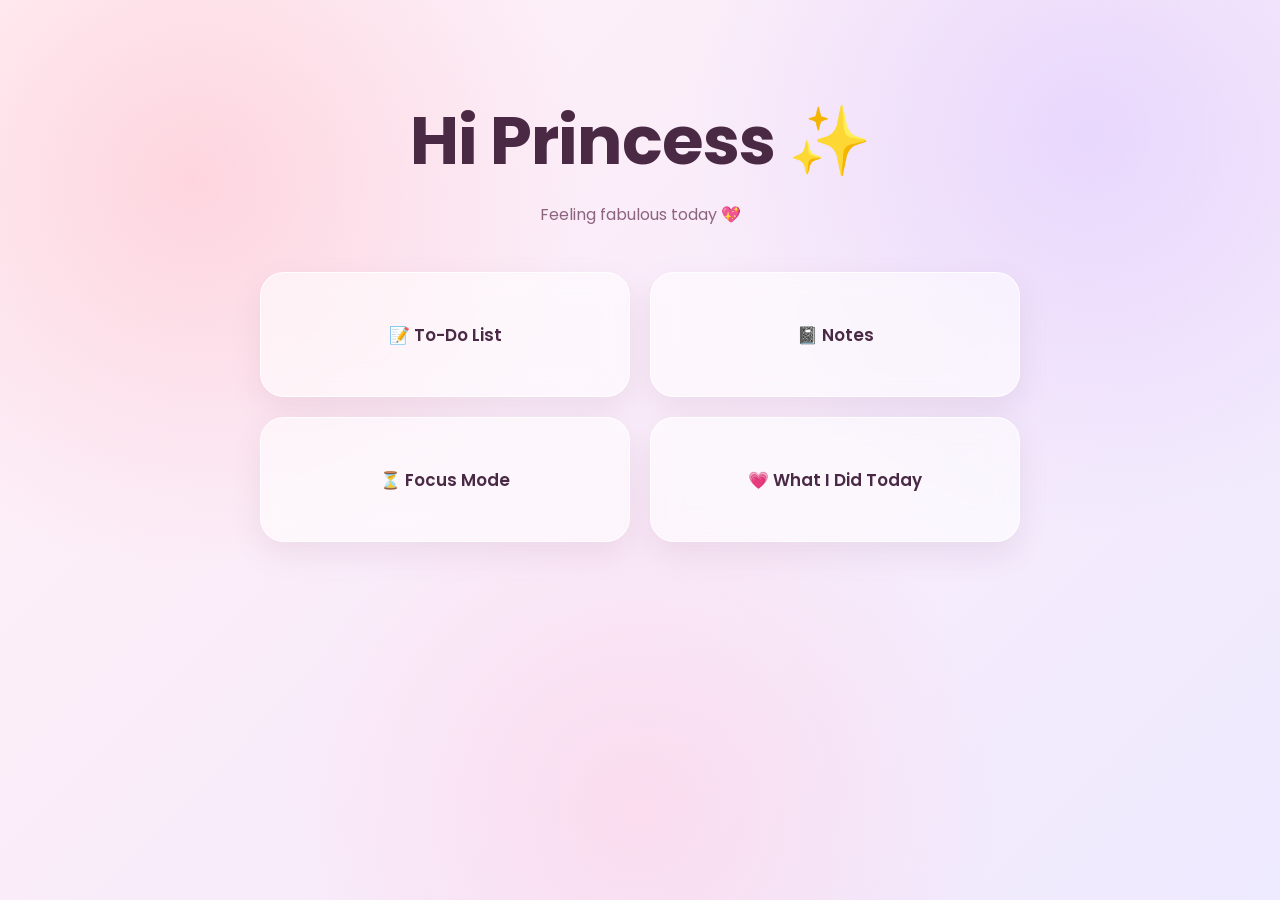
<file: index.html>
<!DOCTYPE html>
<html lang="en">
<head>
  <meta charset="UTF-8">
  <meta name="viewport" content="width=device-width, initial-scale=1.0">
  <title>Hi Princess ✨</title>
  <link rel="stylesheet" href="style.css">
  <link href="https://fonts.googleapis.com/css2?family=Comic+Neue&family=Poppins&display=swap" rel="stylesheet">
</head>

<body class="home-page">
  <div class="greeting" id="welcomeText">Hi Princess ✨</div>
  <div class="aesthetic" id="aestheticText">Feeling fabulous today 💖</div>
  <div class="section-buttons">
    <button onclick="goTo('Sections/todo.html')">📝 To-Do List</button>
    <button onclick="goTo('Sections/notes.html')">📓 Notes</button>
    <button onclick="goTo('Sections/focus.html')">⏳ Focus Mode</button>
    <button onclick="goTo('Sections/today.html')">💗 What I Did Today</button>
  </div>

  <script>
    function goTo(page) {
      window.location.href = page;
    }
  </script>

</body>

</html>
</file>
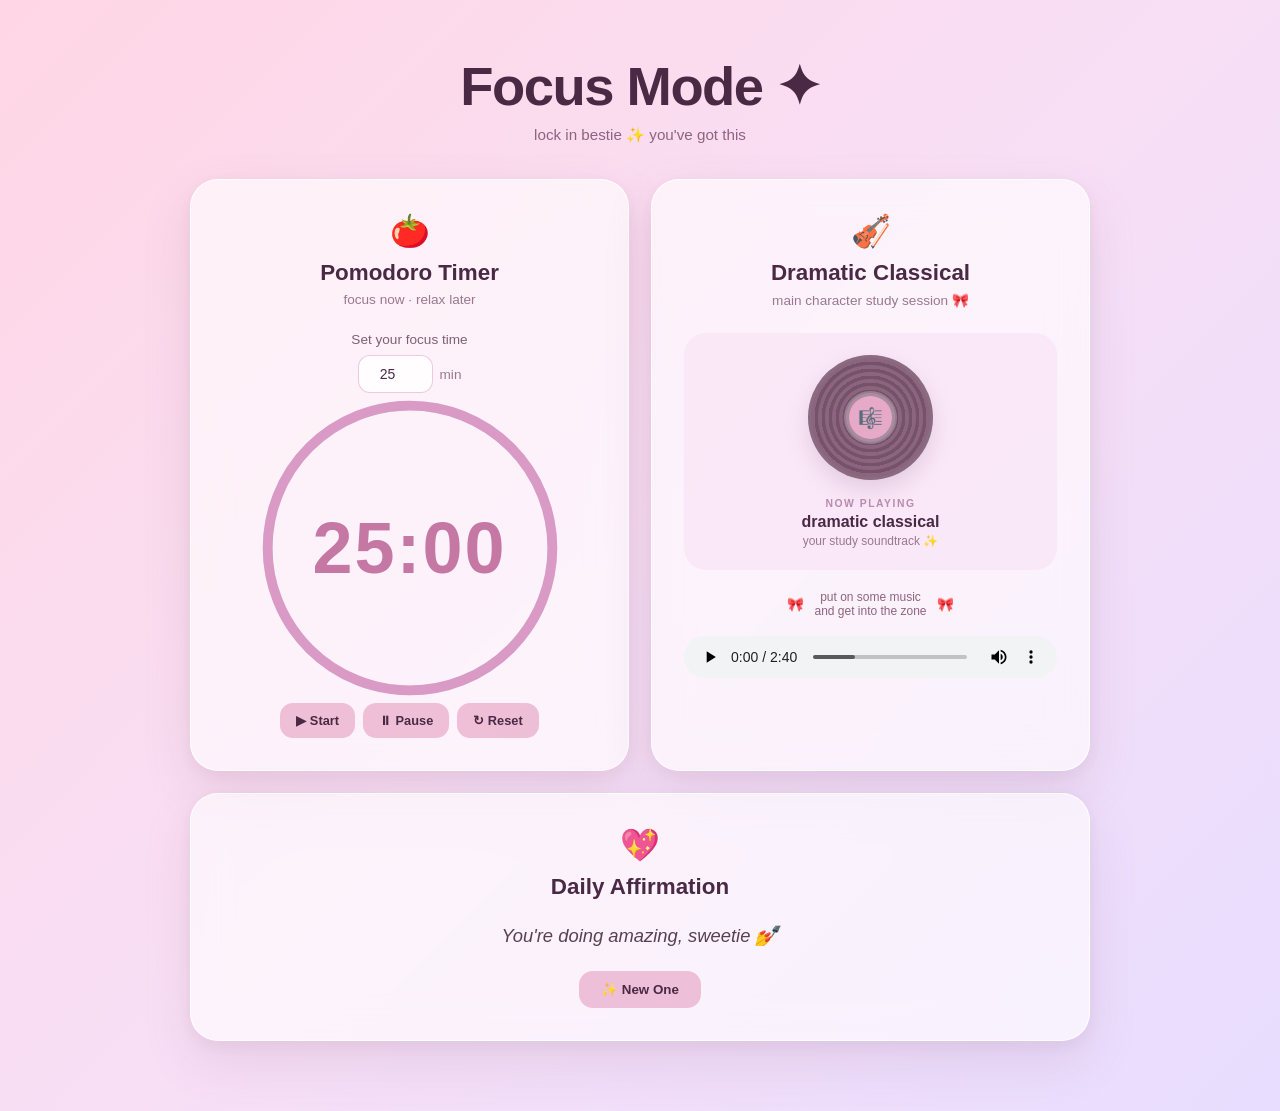
<file: Sections/focus.html>
<!DOCTYPE html>
<html lang="en">

<head>
  <meta charset="UTF-8">
  <meta name="viewport" content="width=device-width, initial-scale=1.0">

  <title>Focus</title>

  <link rel="stylesheet" href="../style.css">
</head>

<body class="focus-page">

  <h1 class="focus-heading">Focus Mode ✦</h1>

  <p class="focus-subtitle">
    lock in bestie ✨ you've got this
  </p>


  <div class="focus-row">

    <!-- 🍅 POMODORO TIMER -->

    <div class="focus-box pomodoro-box" id="pomodoro">

      <div class="box-icon">🍅</div>

      <h2>Pomodoro Timer</h2>

      <p class="box-subtitle">
        focus now · relax later
      </p>

      <label for="customTime">
        Set your focus time
      </label>

      <div class="time-input">

        <input
          type="number"
          id="customTime"
          min="1"
          max="120"
          value="25"
        >

        <span>min</span>

      </div>


      <!-- TIMER PROGRESS RING -->

      <div class="timer-ring">

        <svg viewBox="0 0 220 220">

          <circle
            class="timer-ring-bg"
            cx="110"
            cy="110"
            r="116"
          ></circle>

          <circle
            class="timer-ring-progress"
            id="timerProgress"
            cx="110"
            cy="110"
            r="116"
          ></circle>

        </svg>


        <div class="timer-display">

          <span id="minutes">25</span>:<span id="seconds">00</span>

        </div>

      </div>


      <!-- TIMER CONTROLS -->

      <div class="timer-controls">

        <button onclick="startPomodoro()">
          ▶ Start
        </button>

        <button onclick="pausePomodoro()">
          ⏸ Pause
        </button>

        <button onclick="resetPomodoro()">
          ↻ Reset
        </button>

      </div>

    </div>



    <!-- 🎻 VIBE MUSIC -->

    <div class="focus-box music-box" id="vibe-music">

      <div class="box-icon">🎻</div>

      <h2>Dramatic Classical</h2>

      <p class="box-subtitle">
        main character study session 🎀
      </p>


      <!-- MUSIC PLAYER -->

      <div class="music-player">

        <div class="vinyl">

          <div class="vinyl-center">
            🎼
          </div>

        </div>


        <div class="now-playing">

          <span>NOW PLAYING</span>

          <strong>
            dramatic classical
          </strong>

          <p>
            your study soundtrack ✨
          </p>

        </div>

      </div>


      <!-- MUSIC MESSAGE -->

      <div class="music-message">

        <span>🎀</span>

        <p>
          put on some music<br>
          and get into the zone
        </p>

        <span>🎀</span>

      </div>


      <!-- AUDIO -->

      <audio controls loop>

        <source
          src="../assets/dramatic-classical.mp3"
          type="audio/mp3"
        >

        Your browser does not support the audio element.

      </audio>

    </div>

  </div>



  <!-- 💖 AFFIRMATION -->

  <div class="focus-box center-box" id="affirmation">

    <div class="box-icon">
      💖
    </div>

    <h2>
      Daily Affirmation
    </h2>

    <p id="affirmationText">
      You're doing amazing, sweetie 💅
    </p>

    <button onclick="newAffirmation()">
      ✨ New One
    </button>

  </div>


  <script src="../script.js"></script>

</body>

</html>
</file>
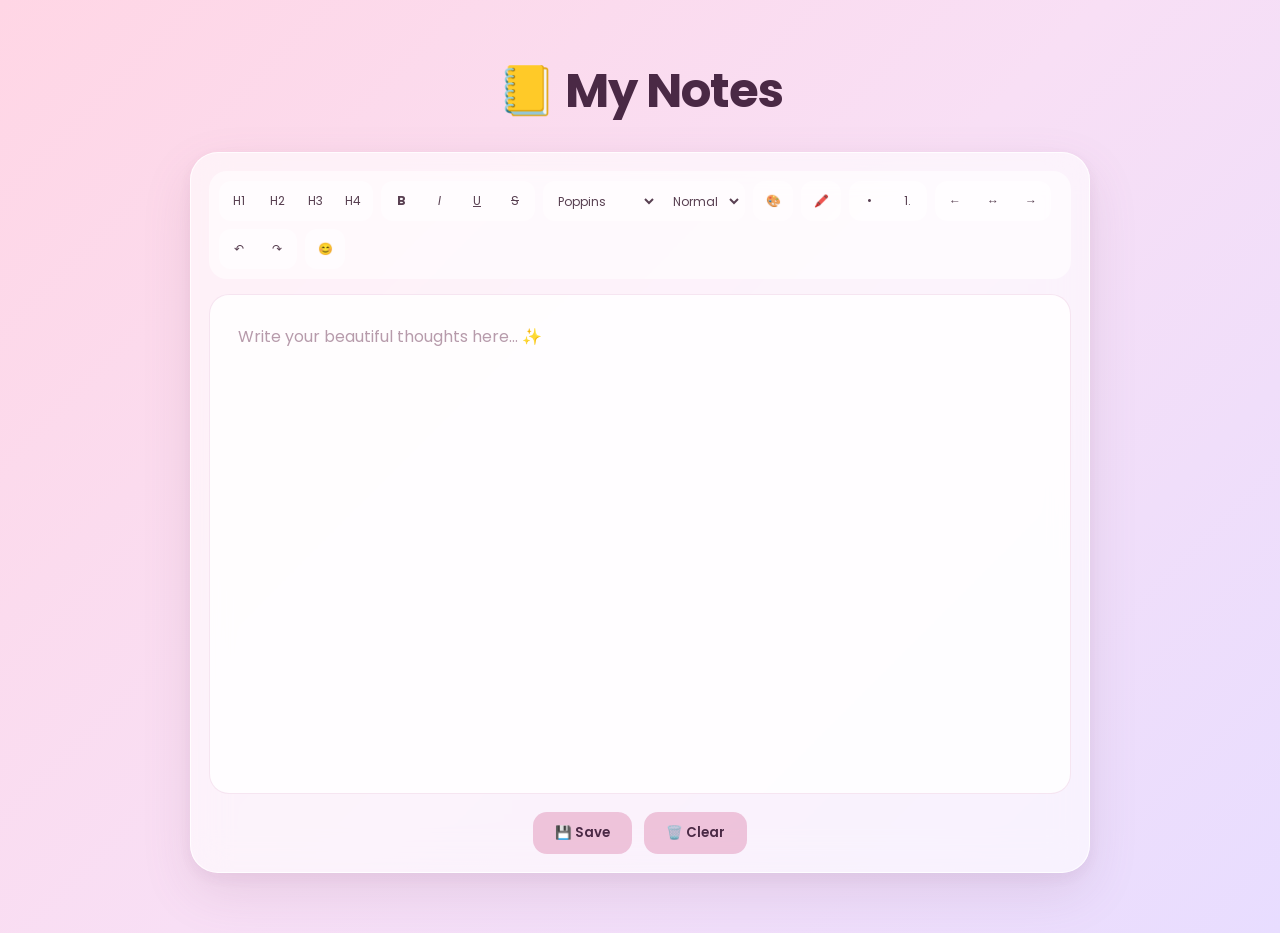
<file: Sections/notes.html>
<!DOCTYPE html>
<html lang="en">

<head>
  <meta charset="UTF-8" />
  <meta name="viewport" content="width=device-width, initial-scale=1.0" />
  <title>Notes</title>
  <link rel="stylesheet" href="../style.css">
  <link href="https://fonts.googleapis.com/css2?family=Comic+Neue&family=Poppins&family=Playfair+Display&family=Quicksand&display=swap" rel="stylesheet">
</head>

<body class="notes-page">
  <h1 class="notes-heading">📒 My Notes</h1>
  <div class="notes-editor">
    <!-- TOOLBAR -->
    <div class="notes-toolbar">

      <!-- Headings -->
      <div class="toolbar-group">
        <button onclick="formatText('formatBlock', 'H1')">H1</button>
        <button onclick="formatText('formatBlock', 'H2')">H2</button>
        <button onclick="formatText('formatBlock', 'H3')">H3</button>
        <button onclick="formatText('formatBlock', 'H4')">H4</button>
      </div>

      <!-- Formatting -->
      <div class="toolbar-group">
        <button onclick="formatText('bold')"><b>B</b></button>
        <button onclick="formatText('italic')"><i>I</i></button>
        <button onclick="formatText('underline')"><u>U</u></button>
        <button onclick="formatText('strikeThrough')"><s>S</s></button>
      </div>

      <!-- Font -->
      <div class="toolbar-group">
        <select onchange="formatText('fontName', this.value)">
          <option value="Poppins">Poppins</option>
          <option value="Quicksand">Quicksand</option>
          <option value="Comic Neue">Comic Neue</option>
          <option value="Georgia">Georgia</option>
        </select>

        <select onchange="formatText('fontSize', this.value)">
          <option value="2">Small</option>
          <option value="3" selected>Normal</option>
          <option value="4">Large</option>
          <option value="5">Huge</option>
        </select>
      </div>

      <!-- Text Color -->
      <div class="toolbar-group color-picker">
        <button class="tool-button">🎨</button>
        <div class="color-palette">
          <button style="background:#4a2945" onclick="changeColor('#4a2945')"></button>
          <button style="background:#e7a9c8" onclick="changeColor('#e7a9c8')"></button>
          <button style="background:#d96b9a" onclick="changeColor('#d96b9a')"></button>
          <button style="background:#8d547f" onclick="changeColor('#8d547f')"></button>

          <button style="background:#a995d6" onclick="changeColor('#a995d6')"></button>
          <button style="background:#8fb9d4" onclick="changeColor('#8fb9d4')"></button>
          <button style="background:#8fb8a5" onclick="changeColor('#8fb8a5')"></button>
          <button style="background:#b98b72" onclick="changeColor('#b98b72')"></button>
        </div>
      </div>

      <!-- Highlight -->
      <div class="toolbar-group">
        <button onclick="highlightText('#ffd9e8')">🖍️</button>
      </div>

      <!-- Lists -->
      <div class="toolbar-group">
        <button onclick="formatText('insertUnorderedList')">•</button>
        <button onclick="formatText('insertOrderedList')">1.</button>
      </div>

      <!-- Alignment -->
      <div class="toolbar-group">
        <button onclick="formatText('justifyLeft')">←</button>
        <button onclick="formatText('justifyCenter')">↔</button>
        <button onclick="formatText('justifyRight')">→</button>
      </div>

      <!-- Undo / Redo -->
      <div class="toolbar-group">
        <button onclick="formatText('undo')">↶</button>
        <button onclick="formatText('redo')">↷</button>
      </div>

      <!-- Emoji -->
      <div class="toolbar-group emoji-picker">
        <button class="tool-button">😊</button>
        <div class="emoji-palette">
          <button onclick="insertEmoji('💗')">💗</button>
          <button onclick="insertEmoji('✨')">✨</button>
          <button onclick="insertEmoji('♡')">♡</button>
          <button onclick="insertEmoji('🌸')">🌸</button>
          <button onclick="insertEmoji('🦋')">🦋</button>
          <button onclick="insertEmoji('🎀')">🎀</button>
          <button onclick="insertEmoji('☁️')">☁️</button>
          <button onclick="insertEmoji('🌙')">🌙</button>
          <button onclick="insertEmoji('⭐')">⭐</button>
          <button onclick="insertEmoji('📝')">📝</button>
          <button onclick="insertEmoji('☕')">☕</button>
          <button onclick="insertEmoji('🧸')">🧸</button>
          <button onclick="insertEmoji('😭')">😭</button>
          <button onclick="insertEmoji('😂')">😂</button>
          <button onclick="insertEmoji('🤍')">🤍</button>
        </div>
      </div>
    </div>

    <!-- WRITING AREA -->
    <div
      id="notesArea"
      contenteditable="true"
      data-placeholder="Write your beautiful thoughts here... ✨"
    ></div>

    <!-- BUTTONS -->
    <div class="button-area">
      <button onclick="saveNotes()">💾 Save</button>
      <button onclick="clearNotes()">🗑️ Clear</button>
    </div>
  </div>

  <script src="../script.js"></script>

</body>
</html>
</file>
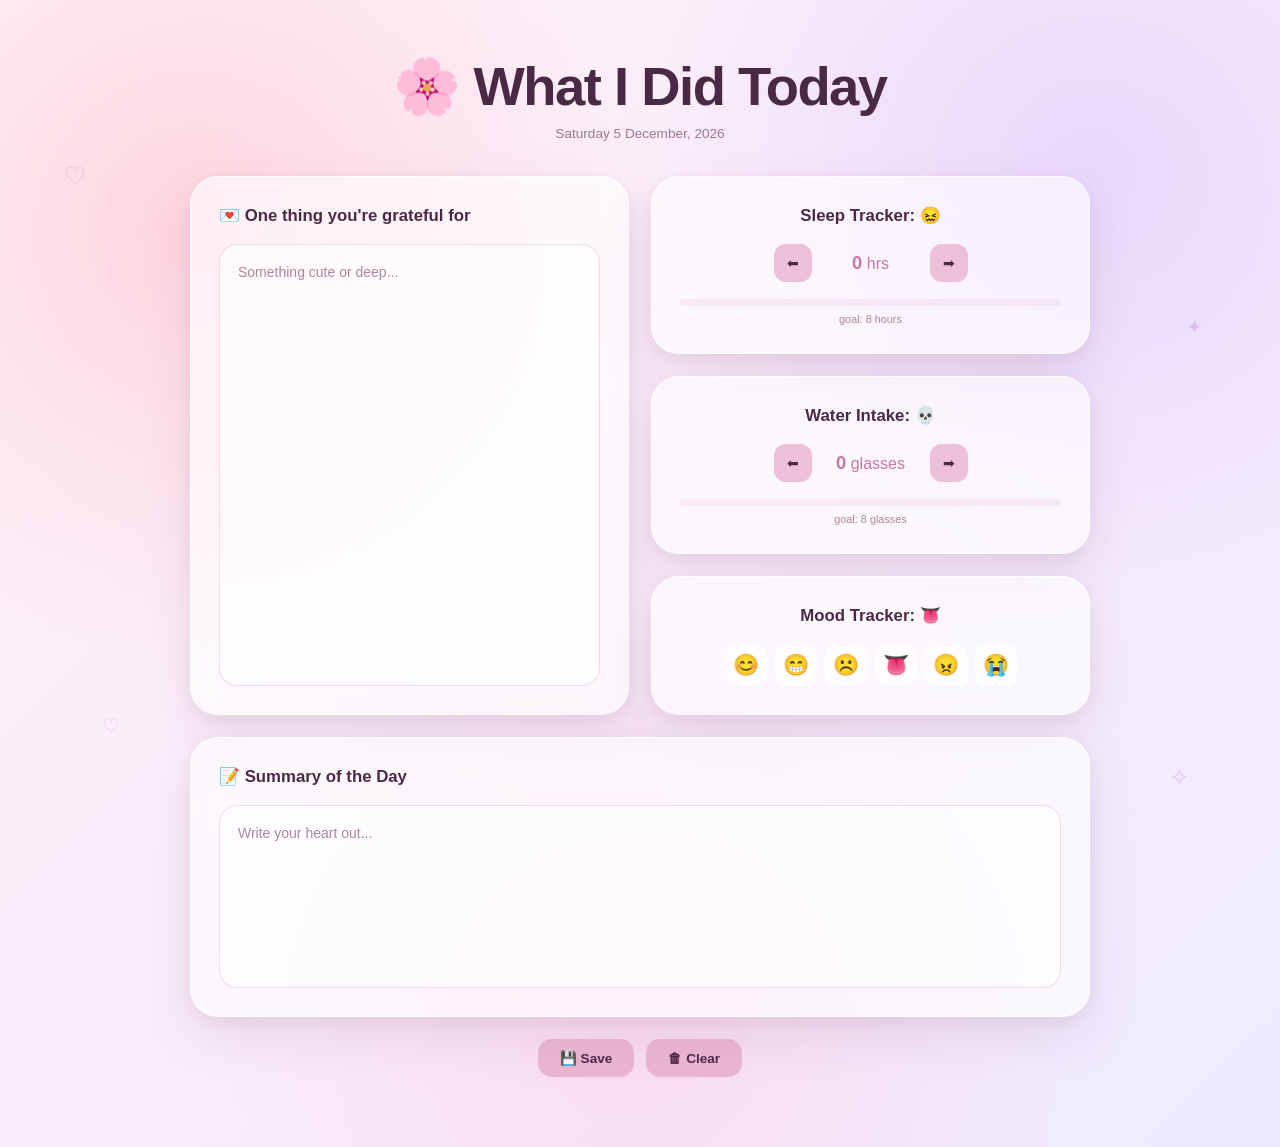
<file: Sections/today.html>
<!DOCTYPE html>
<html lang="en">

<head>
  <meta charset="UTF-8" />
  <meta name="viewport" content="width=device-width, initial-scale=1.0" />

  <title>Today</title>

  <link rel="stylesheet" href="../style.css" />
  <script src="../script.js" defer></script>
</head>

<body class="today-page">

  <!-- ✨ FLOATING DECORATIONS -->

  <div class="floating-decoration decoration-1">♡</div>
  <div class="floating-decoration decoration-2">✦</div>
  <div class="floating-decoration decoration-3">♡</div>
  <div class="floating-decoration decoration-4">✧</div>


  <!-- 🌸 PAGE TITLE -->

  <h1 class="page-title">
    🌸 What I Did Today
  </h1>

  <p class="today-date" id="todayDate"></p>


  <!-- 💖 MAIN LAYOUT -->

  <div class="layout">

    <!-- 💌 GRATITUDE -->

    <div class="column left">

      <div class="card gratitude-box">

        <h3>💌 One thing you're grateful for</h3>

        <textarea
          id="gratitudeInput"
          placeholder="Something cute or deep..."
        ></textarea>

      </div>

    </div>


    <!-- 📊 TRACKERS -->

    <div class="column right">

      <!-- 😴 SLEEP -->

      <div class="card tracker-box">

        <h3>
          Sleep Tracker:
          <span id="sleepEmoji">😖</span>
        </h3>

        <div class="tracker-control">

          <button onclick="changeSleep(-1)">⬅</button>

          <span>
            <strong id="sleepValue">0</strong> hrs
          </span>

          <button onclick="changeSleep(1)">➡</button>

        </div>

        <div class="progress-container">

          <div
            class="progress-bar sleep-progress"
            id="sleepProgress"
          ></div>

        </div>

        <p class="tracker-hint">
          goal: 8 hours
        </p>

      </div>


      <!-- 💧 WATER -->

      <div class="card tracker-box">

        <h3>
          Water Intake:
          <span id="waterEmoji">💀</span>
        </h3>

        <div class="tracker-control">

          <button onclick="changeWater(-1)">⬅</button>

          <span>
            <strong id="waterValue">0</strong> glasses
          </span>

          <button onclick="changeWater(1)">➡</button>

        </div>

        <div class="progress-container">

          <div
            class="progress-bar water-progress"
            id="waterProgress"
          ></div>

        </div>

        <p class="tracker-hint">
          goal: 8 glasses
        </p>

      </div>


      <!-- 🌸 MOOD -->

      <div class="card mood-box">

        <h3>
          Mood Tracker:
          <span id="selectedMood">👅</span>
        </h3>

        <div class="mood-options">

          <button onclick="selectMood('😊', this)">😊</button>
          <button onclick="selectMood('😁', this)">😁</button>
          <button onclick="selectMood('☹️', this)">☹️</button>
          <button onclick="selectMood('👅', this)">👅</button>
          <button onclick="selectMood('😠', this)">😠</button>
          <button onclick="selectMood('😭', this)">😭</button>

        </div>

      </div>

    </div>

  </div>


  <!-- 📝 SUMMARY -->

  <div class="card summary-box">

    <h3>📝 Summary of the Day</h3>

    <textarea
      id="summaryInput"
      placeholder="Write your heart out..."
    ></textarea>

  </div>


  <!-- 💾 BUTTONS -->

  <div class="button-row">

    <button onclick="saveToday()">
      💾 Save
    </button>

    <button onclick="clearToday()">
      🗑 Clear
    </button>

  </div>


  <!-- 🔔 NOTIFICATION -->

  <div
    class="today-notification"
    id="todayNotification"
  ></div>


</body>

</html>
</file>
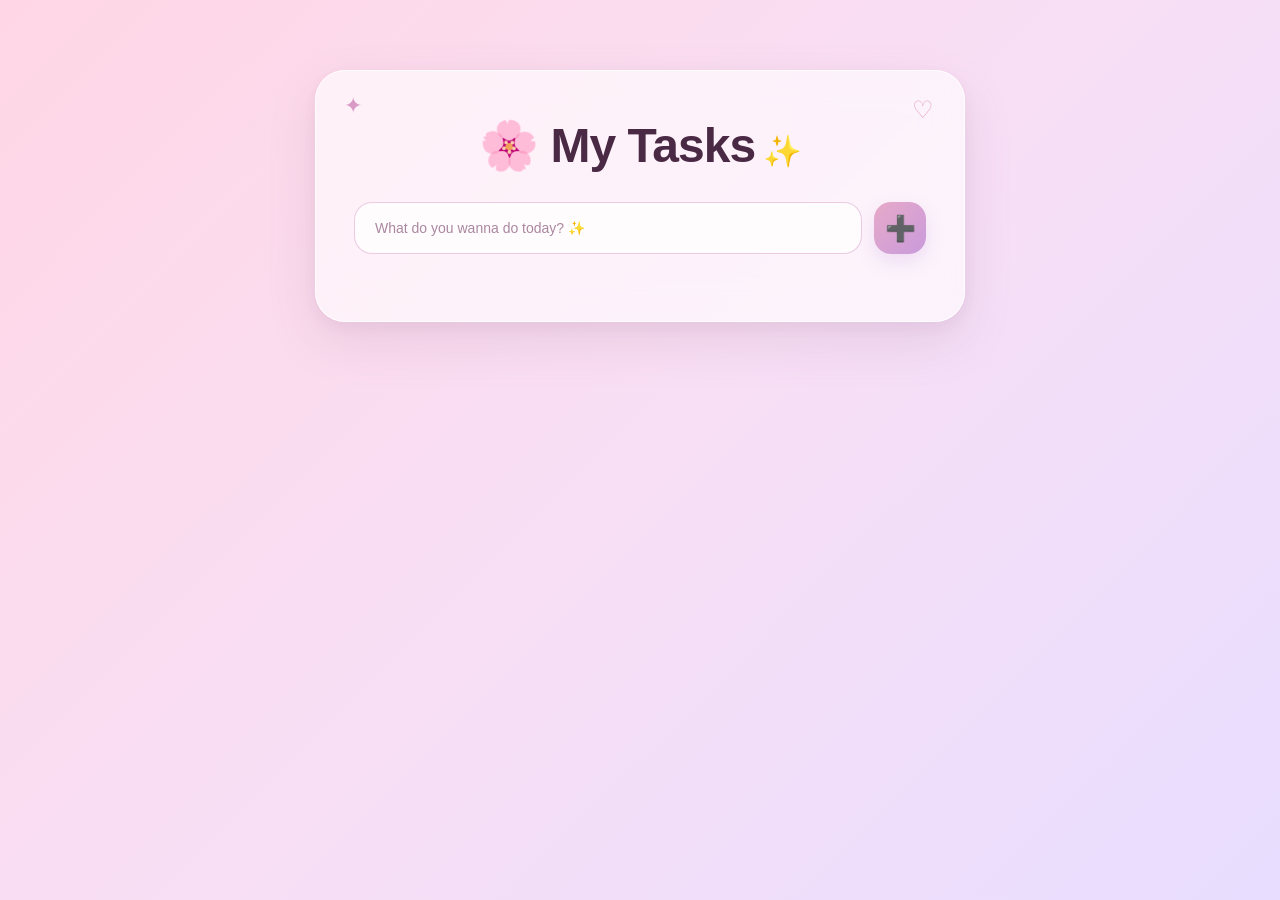
<file: Sections/todo.html>
<!DOCTYPE html>
<html lang="en">
<head>
  <meta charset="UTF-8" />
  <meta name="viewport" content="width=device-width, initial-scale=1.0"/>
  <title>To-Do</title>
  <link href="https://fonts.googleapis.com/css2?family=Comic+Neue&display=swap" rel="stylesheet">
  <link rel="stylesheet" href="../style.css">
</head>
<body class="todo-page">
  <div class="app-container">
    <h1>🌸 My Tasks</h1>
    <div class="input-area">
      <input type="text" id="taskInput" placeholder="What do you wanna do today? ✨" />
      <button onclick="addTask()">➕</button>
    </div>
    <ul id="taskList"></ul>
  </div>

  <script src="../script.js"></script>
</body>
</html>
</file>
<file: style.css>
/* ========== GENERAL PAGE SETUP ========== */
body {
  font-family: 'Poppins', sans-serif;
  background: linear-gradient(135deg, #ffd6e5, #f8dff5, #e8ddff);
  margin: 0;
  padding: 40px 20px;
  display: flex;
  flex-direction: column;
  align-items: center;
  justify-content: flex-start;
  min-height: 100vh;
  box-sizing: border-box;
}

/* ========== HOMEPAGE ========== */
.home-page {
  position: relative;
  overflow-x: hidden;
  padding-top: 90px;
  background:
    radial-gradient(circle at 15% 20%, rgba(255, 182, 193, 0.45), transparent 30%),
    radial-gradient(circle at 85% 15%, rgba(214, 190, 255, 0.45), transparent 30%),
    radial-gradient(circle at 50% 90%, rgba(255, 205, 225, 0.5), transparent 35%),
    linear-gradient(135deg, #fff1f6, #f9ecfa, #eeeaff);
}

/* ========== HOMEPAGE GREETING ========== */
.home-page .greeting {
  font-family: 'Poppins', sans-serif;
  font-size: clamp(2.4rem, 6vw, 4.2rem);
  font-weight: 700;
  color: #4a2945;
  text-align: center;
  margin-bottom: 10px;
  letter-spacing: -1px;
  animation: fadeUp 0.7s ease;
}

.home-page .aesthetic {
  font-family: 'Poppins', sans-serif;
  font-size: 1rem;
  color: #8d647f;
  text-align: center;
  margin-bottom: 45px;
  animation: fadeUp 0.9s ease;
}

/* ========== HOMEPAGE SECTION BUTTONS ========== */
.home-page .section-buttons {
  display: grid;
  grid-template-columns: repeat(2, minmax(260px, 1fr));
  gap: 20px;
  width: 100%;
  max-width: 760px;
  animation: fadeUp 1s ease;
}

.home-page .section-buttons button {
  position: relative;
  min-height: 125px;
  padding: 25px;
  border: 1px solid rgba(255, 255, 255, 0.8);
  border-radius: 24px;
  background: rgba(255, 255, 255, 0.58);
  backdrop-filter: blur(14px);
  -webkit-backdrop-filter: blur(14px);
  box-shadow: 0 12px 30px rgba(145, 92, 130, 0.12);
  color: #4a2945;
  font-family: 'Poppins', sans-serif;
  font-size: 1.05rem;
  font-weight: 600;
  cursor: pointer;
  transition: all 0.3s ease;
}

.home-page .section-buttons button:hover {
  transform: translateY(-6px);
  background: rgba(255, 255, 255, 0.8);
  box-shadow: 0 18px 35px rgba(145, 92, 130, 0.2);
}

.home-page .section-buttons button:active {
  transform: translateY(-2px);
}

/* ========== HOMEPAGE ANIMATION ========== */
@keyframes fadeUp {
  from {
    opacity: 0;
    transform: translateY(15px);
  }

  to {
    opacity: 1;
    transform: translateY(0);
  }
}

/* ========== HOMEPAGE MOBILE ========== */
@media (max-width: 650px) {
  .home-page {
    padding-top: 60px;
  }

  .home-page .greeting {
    font-size: 2.3rem;
  }

  .home-page .aesthetic {
    margin-bottom: 30px;
  }

  .home-page .section-buttons {
    grid-template-columns: 1fr;
    max-width: 420px;
  }

  .home-page .section-buttons button {
    min-height: 100px;
  }
}

/* ========== TO-DO PAGE ========== */
body.todo-page {
  padding-top: 70px;
  padding-bottom: 70px;
}

/* ========== MAIN TASK CARD ========== */
.todo-page .app-container {
  position: relative;
  width: 90%;
  max-width: 650px;
  padding: 42px 38px;
  box-sizing: border-box;

  background: rgba(255, 255, 255, 0.62);
  backdrop-filter: blur(18px);
  -webkit-backdrop-filter: blur(18px);

  border: 1px solid rgba(255, 255, 255, 0.8);
  border-radius: 30px;

  box-shadow:
    0 20px 50px rgba(145, 92, 130, 0.14),
    0 5px 15px rgba(145, 92, 130, 0.08);

  text-align: center;
  animation: todoFadeUp 0.7s ease;
}

/* ========== DECORATIVE DETAILS ========== */
.todo-page .app-container::before {
  content: "✦";
  position: absolute;
  top: 22px;
  left: 28px;
  font-size: 22px;
  color: #d99ac5;
  animation: floatStar 3s ease-in-out infinite;
}

.todo-page .app-container::after {
  content: "♡";
  position: absolute;
  top: 25px;
  right: 30px;
  font-size: 24px;
  color: #e5a6c7;
  animation: floatStar 3.5s ease-in-out infinite;
}

/* ========== HEADING ========== */
.todo-page .app-container h1 {
  margin: 5px 0 8px;

  font-family: 'Poppins', sans-serif;
  font-size: clamp(2rem, 5vw, 3rem);
  font-weight: 700;
  letter-spacing: -1px;

  color: #4a2945;
}

/* ========== SMALL SUBTITLE ========== */
.todo-page .app-container h1::after {
  content: " ✨";
  font-size: 0.65em;
  color: #d99ac5;
}

/* ========== INPUT AREA ========== */
.todo-page .input-area {
  display: flex;
  gap: 12px;
  margin: 28px 0 25px;
  width: 100%;
}

/* INPUT */
.todo-page .input-area input {
  flex: 1;
  min-width: 0;

  padding: 15px 20px;

  border: 1.5px solid rgba(217, 154, 197, 0.5);
  border-radius: 18px;

  outline: none;

  background: rgba(255, 255, 255, 0.75);
  color: #4a2945;

  font-family: 'Poppins', sans-serif;
  font-size: 14px;

  box-sizing: border-box;

  transition: all 0.25s ease;
}

.todo-page .input-area input::placeholder {
  color: #aa879f;
}

.todo-page .input-area input:focus {
  border-color: #d99ac5;
  background: rgba(255, 255, 255, 0.95);

  box-shadow: 0 0 0 4px rgba(217, 154, 197, 0.12);
}

/* PLUS BUTTON */
.todo-page .input-area button {
  width: 52px;
  height: 52px;
  flex-shrink: 0;

  padding: 0;

  border: none;
  border-radius: 17px;

  background: linear-gradient(135deg, #e7a9c8, #c99bdc);

  color: white;

  font-size: 25px;
  font-weight: 500;

  cursor: pointer;

  box-shadow: 0 8px 18px rgba(201, 155, 220, 0.25);

  transition: all 0.25s ease;
}

.todo-page .input-area button:hover {
  transform: translateY(-3px) rotate(4deg);
  box-shadow: 0 12px 24px rgba(201, 155, 220, 0.35);
}

.todo-page .input-area button:active {
  transform: translateY(0) scale(0.95);
}

/* ========== TASK LIST ========== */
.todo-page ul#taskList {
  list-style: none;
  padding: 0;
  margin: 0;

  display: flex;
  flex-direction: column;
  gap: 12px;

  text-align: left;
}

/* INDIVIDUAL TASK */
.todo-page ul#taskList li {
  min-height: 55px;
  box-sizing: border-box;

  margin: 0;
  padding: 12px 15px 12px 18px;

  display: flex;
  justify-content: space-between;
  align-items: center;
  gap: 12px;

  background: rgba(255, 255, 255, 0.72);

  border: 1px solid rgba(255, 255, 255, 0.8);
  border-radius: 18px;

  color: #594052;

  font-family: 'Poppins', sans-serif;
  font-size: 14px;

  box-shadow: 0 6px 18px rgba(145, 92, 130, 0.08);

  transition: all 0.25s ease;
}

.todo-page ul#taskList li:hover {
  transform: translateX(4px);

  background: rgba(255, 255, 255, 0.9);

  box-shadow: 0 9px 22px rgba(145, 92, 130, 0.13);
}

/* ========== TASK BUTTONS ========== */
.todo-page ul#taskList li button {
  border: none;
  background: transparent;

  font-size: 18px;

  cursor: pointer;

  padding: 5px;

  transition: all 0.2s ease;
}

.todo-page ul#taskList li button:hover {
  transform: scale(1.2);
}

/* ========== COMPLETED TASK ========== */

.todo-page ul#taskList li.completed {
  text-decoration: line-through;

  background: rgba(221, 247, 232, 0.72);

  color: #9baba2;

  opacity: 0.85;
}

/* ========== ANIMATIONS ========== */
@keyframes todoFadeUp {
  from {
    opacity: 0;
    transform: translateY(20px);
  }

  to {
    opacity: 1;
    transform: translateY(0);
  }
}

@keyframes floatStar {
  0%, 100% {
    transform: translateY(0);
  }

  50% {
    transform: translateY(-5px);
  }
}

/* ========== MOBILE ========== */
@media (max-width: 650px) {
  body.todo-page {
    padding-top: 45px;
  }

  .todo-page .app-container {
    width: 94%;
    padding: 35px 20px;
    border-radius: 25px;
  }

  .todo-page .app-container h1 {
    font-size: 2rem;
  }

  .todo-page .input-area {
    gap: 8px;
  }

  .todo-page .input-area input {
    padding: 14px 15px;
  }

  .todo-page .input-area button {
    width: 48px;
    height: 48px;
  }
}

/* ========== NOTES PAGE ========== */
body.notes-page {
  padding-top: 55px;
  padding-bottom: 60px;
}

.notes-page .notes-heading {
  margin: 0 0 25px;
  font-family: 'Poppins', sans-serif;
  font-size: clamp(2rem, 5vw, 3rem);
  font-weight: 700;
  color: #4a2945;
  letter-spacing: -1px;
}

/* ========== NOTES EDITOR ========== */
.notes-page .notes-editor {
  width: 92%;
  max-width: 900px;
  background: rgba(255, 255, 255, 0.62);
  backdrop-filter: blur(18px);
  -webkit-backdrop-filter: blur(18px);
  border: 1px solid rgba(255, 255, 255, 0.8);
  border-radius: 28px;
  padding: 18px;
  box-sizing: border-box;
  box-shadow:
    0 20px 50px rgba(145, 92, 130, 0.14),
    0 5px 15px rgba(145, 92, 130, 0.08);
}

/* ========== NOTES TOOLBAR ========== */
.notes-page .notes-toolbar {
  display: flex;
  flex-wrap: wrap;
  align-items: center;
  gap: 8px;
  padding: 10px;
  margin-bottom: 15px;
  background: rgba(255, 255, 255, 0.55);
  border-radius: 18px;
}

.notes-page .toolbar-group {
  display: flex;
  align-items: center;
  gap: 4px;
  padding: 3px;
  background: rgba(255, 255, 255, 0.5);
  border-radius: 12px;
}

.notes-page .toolbar-group button,
.notes-page .toolbar-group select {
  height: 34px;
  border: none;
  border-radius: 9px;
  background: transparent;
  color: #594052;
  font-family: 'Poppins', sans-serif;
  font-size: 12px;
  cursor: pointer;
  transition: all 0.2s ease;
}

.notes-page .toolbar-group button {
  min-width: 34px;
  padding: 5px 8px;
}

.notes-page .toolbar-group select {
  padding: 0 8px;
  outline: none;
}

.notes-page .toolbar-group button:hover,
.notes-page .toolbar-group select:hover {
  background: rgba(231, 169, 200, 0.25);
  transform: translateY(-1px);
}

.notes-page .toolbar-group button:active {
  transform: scale(0.94);
}

/* ========== COLOR PALETTE ========== */
.notes-page .color-picker,
.notes-page .emoji-picker {
  position: relative;
}

.notes-page .color-palette,
.notes-page .emoji-palette {
  display: none;
  position: absolute;
  top: 42px;
  left: 0;
  z-index: 20;
  padding: 10px;
  background: rgba(255, 255, 255, 0.95);
  border: 1px solid rgba(255, 255, 255, 0.9);
  border-radius: 15px;
  box-shadow: 0 12px 30px rgba(145, 92, 130, 0.18);
}

.notes-page .color-picker:hover .color-palette,
.notes-page .emoji-picker:hover .emoji-palette {
  display: grid;
}

.notes-page .color-palette {
  grid-template-columns: repeat(4, 28px);
  gap: 7px;
}

.notes-page .color-palette button {
  width: 28px;
  height: 28px;
  min-width: 28px;
  padding: 0;
  border-radius: 50%;
  border: 2px solid white;
  box-shadow: 0 2px 6px rgba(0, 0, 0, 0.12);
}

.notes-page .color-palette button:hover {
  transform: scale(1.15);
}

/* ========== EMOJI PALETTE ========== */
.notes-page .emoji-palette {
  grid-template-columns: repeat(5, 35px);
  gap: 5px;
}

.notes-page .emoji-palette button {
  min-width: 35px;
  font-size: 18px;
  padding: 4px;
}

/* ========== WRITING AREA ========== */
.notes-page #notesArea {
  width: 100%;
  min-height: 500px;
  padding: 28px;
  box-sizing: border-box;
  background: rgba(255, 255, 255, 0.82);
  border: 1px solid rgba(217, 154, 197, 0.25);
  border-radius: 20px;
  outline: none;
  color: #4a2945;
  font-family: 'Poppins', sans-serif;
  font-size: 16px;
  line-height: 1.8;
  text-align: left;
  overflow-y: auto;
}

.notes-page #notesArea:focus {
  border-color: rgba(217, 154, 197, 0.55);
  box-shadow: 0 0 0 4px rgba(217, 154, 197, 0.08);
}

.notes-page #notesArea:empty::before {
  content: attr(data-placeholder);
  color: #b79bab;
  pointer-events: none;
}

/* ========== HEADINGS INSIDE NOTES ========== */
.notes-page #notesArea h1 {
  font-size: 2rem;
  color: #4a2945;
}

.notes-page #notesArea h2 {
  font-size: 1.6rem;
  color: #594052;
}

.notes-page #notesArea h3 {
  font-size: 1.3rem;
  color: #6d5065;
}

.notes-page #notesArea h4 {
  font-size: 1.1rem;
  color: #805f77;
}

/* ========== NOTE LISTS ========== */
.notes-page #notesArea ul,
.notes-page #notesArea ol {
  padding-left: 28px;
}

/* ========== SAVE / CLEAR BUTTONS ========== */
.notes-page .button-area {
  display: flex;
  justify-content: center;
  gap: 12px;
  margin-top: 18px;
}

.notes-page .button-area button {
  padding: 11px 22px;
  border: none;
  border-radius: 14px;
  background: rgba(231, 169, 200, 0.65);
  color: #4a2945;
  font-family: 'Poppins', sans-serif;
  font-weight: 600;
  cursor: pointer;
  transition: all 0.25s ease;
}

.notes-page .button-area button:hover {
  transform: translateY(-2px);
  background: rgba(231, 169, 200, 0.9);
  box-shadow: 0 8px 18px rgba(145, 92, 130, 0.15);
}

/* ========== NOTES MOBILE ========== */
@media (max-width: 650px) {
  body.notes-page {
    padding-top: 35px;
  }

  .notes-page .notes-editor {
    width: 96%;
    padding: 12px;
    border-radius: 22px;
  }

  .notes-page .notes-toolbar {
    gap: 5px;
  }

  .notes-page #notesArea {
    min-height: 450px;
    padding: 20px;
  }

}
  
/* ========== FOCUS PAGE ========== */

body.focus-page {
  padding: 55px 20px 70px;
  box-sizing: border-box;
}


/* ========== HEADING ========== */

.focus-page .focus-heading {
  margin: 0 0 8px;
  font-family: 'Poppins', sans-serif;
  font-size: clamp(2.4rem, 5vw, 3.4rem);
  font-weight: 600;
  color: #4a2945;
  text-align: center;
  letter-spacing: -1.5px;
  animation: focusFadeUp 0.6s ease;
}

.focus-page .focus-subtitle {
  margin: 0 0 35px;
  color: #8d647f;
  font-family: 'Poppins', sans-serif;
  font-size: 0.95rem;
  text-align: center;
  animation: focusFadeUp 0.8s ease;
}


/* ========== MAIN CARDS ========== */

.focus-page .focus-row {
  display: grid;
  grid-template-columns: repeat(2, minmax(0, 1fr));
  gap: 22px;
  width: 100%;
  max-width: 900px;
  margin: 0 auto 22px;
  animation: focusFadeUp 0.9s ease;
}

.focus-page .focus-box {
  position: relative;
  box-sizing: border-box;
  padding: 32px;
  background: rgba(255, 255, 255, 0.62);
  backdrop-filter: blur(18px);
  -webkit-backdrop-filter: blur(18px);
  border: 1px solid rgba(255, 255, 255, 0.8);
  border-radius: 28px;
  box-shadow:
    0 20px 50px rgba(145, 92, 130, 0.14),
    0 5px 15px rgba(145, 92, 130, 0.08);
  transition: all 0.3s ease;
}

.focus-page .focus-box:hover {
  transform: translateY(-4px);
  box-shadow:
    0 25px 55px rgba(145, 92, 130, 0.18),
    0 8px 20px rgba(145, 92, 130, 0.1);
}


/* ========== CARD CONTENT ========== */

.focus-page .box-icon {
  font-size: 2rem;
  margin-bottom: 10px;
}

.focus-page .focus-box h2 {
  margin: 0;
  font-family: 'Poppins', sans-serif;
  font-size: 1.4rem;
  color: #4a2945;
}

.focus-page .box-subtitle {
  margin: 6px 0 25px;
  color: #9a788f;
  font-family: 'Poppins', sans-serif;
  font-size: 0.85rem;
}


/* ========== POMODORO ========== */

.focus-page .pomodoro-box {
  text-align: center;
}

.focus-page .pomodoro-box label {
  display: block;
  margin-bottom: 8px;
  color: #805f77;
  font-family: 'Poppins', sans-serif;
  font-size: 0.85rem;
}

.focus-page .time-input {
  display: flex;
  justify-content: center;
  align-items: center;
  gap: 7px;
}

.focus-page #customTime {
  width: 75px;
  padding: 10px 12px;
  box-sizing: border-box;
  border: 1px solid rgba(217, 154, 197, 0.5);
  border-radius: 12px;
  outline: none;
  background: rgba(255, 255, 255, 0.8);
  color: #4a2945;
  font-family: 'Poppins', sans-serif;
  font-size: 14px;
  text-align: center;
}

.focus-page #customTime:focus {
  border-color: #d99ac5;
  box-shadow: 0 0 0 4px rgba(217, 154, 197, 0.1);
}

.focus-page .time-input span {
  color: #9a788f;
  font-size: 0.85rem;
}


/* ========== TIMER PROGRESS RING ========== */

.focus-page .timer-ring {
  position: relative;
  width: 270px;
  height: 270px;
  margin: 20px auto;
}

.focus-page .timer-ring svg {
  width: 100%;
  height: 100%;
  transform: rotate(-90deg);
  overflow: visible;
}

.focus-page .timer-ring circle {
  fill: none;
  stroke-width: 8;
}

.focus-page .timer-ring-bg {
  stroke: rgba(217, 154, 197, 0.18);
}

.focus-page .timer-ring-progress {
  stroke: #d99ac5;
  stroke-linecap: round;
  stroke-dasharray: 728.85;
  stroke-dashoffset: 0;
  transition: stroke-dashoffset 0.5s linear;
}

.focus-page .timer-ring .timer-display {
  position: absolute;
  inset: 0;
  display: flex;
  align-items: center;
  justify-content: center;
  margin: 0;
}


/* ========== TIMER DISPLAY ========== */

.focus-page .timer-display {
  font-family: 'Poppins', sans-serif;
  font-size: clamp(3rem, 8vw, 4.5rem);
  font-weight: 700;
  letter-spacing: 2px;
  color: #c678a5;
}


/* ========== TIMER BUTTONS ========== */

.focus-page .timer-controls {
  display: flex;
  justify-content: center;
  flex-wrap: wrap;
  gap: 8px;
}

.focus-page .timer-controls button {
  padding: 10px 16px;
  border: none;
  border-radius: 13px;
  background: rgba(231, 169, 200, 0.7);
  color: #4a2945;
  font-family: 'Poppins', sans-serif;
  font-size: 0.8rem;
  font-weight: 600;
  cursor: pointer;
  transition: all 0.25s ease;
}

.focus-page .timer-controls button:hover {
  transform: translateY(-2px);
  background: rgba(231, 169, 200, 0.95);
  box-shadow: 0 7px 15px rgba(145, 92, 130, 0.15);
}

.focus-page .timer-controls button:active {
  transform: scale(0.95);
}


/* ========== MUSIC CARD ========== */

.focus-page .music-box {
  text-align: center;
}


/* ========== MUSIC PLAYER AREA ========== */

.focus-page .music-player {
  display: flex;
  flex-direction: column;
  align-items: center;
  justify-content: center;
  margin: 18px 0 20px;
  padding: 22px 15px;
  border-radius: 22px;
  background: rgba(248, 223, 245, 0.55);
}


/* ========== VINYL DISC ========== */

.focus-page .vinyl {
  width: 125px;
  height: 125px;
  border-radius: 50%;
  display: flex;
  align-items: center;
  justify-content: center;

  background:
    repeating-radial-gradient(
      circle,
      #8d647f 0,
      #8d647f 3px,
      #745268 4px,
      #745268 7px
    );

  box-shadow:
    0 10px 25px rgba(145, 92, 130, 0.2),
    inset 0 0 0 3px rgba(255, 255, 255, 0.15);

  animation: vinylSpin 8s linear infinite;
}

.focus-page .vinyl-center {
  width: 43px;
  height: 43px;
  border-radius: 50%;
  display: flex;
  align-items: center;
  justify-content: center;
  background: #e7a9c8;
  font-size: 20px;
  box-shadow:
    0 0 0 5px rgba(255, 255, 255, 0.25);
}


/* ========== NOW PLAYING ========== */

.focus-page .now-playing {
  display: flex;
  flex-direction: column;
  align-items: center;
  margin-top: 18px;
  text-align: center;
}

.focus-page .now-playing span {
  color: #b98bad;
  font-family: 'Poppins', sans-serif;
  font-size: 0.65rem;
  font-weight: 600;
  letter-spacing: 1.5px;
}

.focus-page .now-playing strong {
  margin-top: 4px;
  color: #4a2945;
  font-family: 'Poppins', sans-serif;
  font-size: 1rem;
  font-weight: 600;
}

.focus-page .now-playing p {
  margin: 3px 0 0;
  color: #9a788f;
  font-family: 'Poppins', sans-serif;
  font-size: 0.75rem;
}


/* ========== MUSIC MESSAGE ========== */

.focus-page .music-message {
  display: flex;
  align-items: center;
  justify-content: center;
  gap: 10px;
  margin: 5px 0 18px;
  color: #8d647f;
  text-align: center;
}

.focus-page .music-message span {
  font-size: 0.85rem;
}

.focus-page .music-message p {
  margin: 0;
  font-family: 'Poppins', sans-serif;
  font-size: 0.75rem;
}


/* ========== AUDIO PLAYER ========== */

.focus-page audio {
  width: 100%;
  height: 42px;
  border-radius: 15px;
}


/* ========== AFFIRMATION ========== */

.focus-page .center-box {
  width: 100%;
  max-width: 900px;
  margin: 0 auto;
  text-align: center;
  animation: focusFadeUp 1.1s ease;
}

.focus-page #affirmationText {
  margin: 20px auto;
  max-width: 600px;
  color: #594052;
  font-family: 'Poppins', sans-serif;
  font-size: 1.15rem;
  font-style: italic;
  line-height: 1.7;
}

.focus-page #affirmation button {
  padding: 11px 22px;
  border: none;
  border-radius: 14px;
  background: rgba(231, 169, 200, 0.7);
  color: #4a2945;
  font-family: 'Poppins', sans-serif;
  font-weight: 600;
  cursor: pointer;
  transition: all 0.25s ease;
}

.focus-page #affirmation button:hover {
  transform: translateY(-2px);
  background: rgba(231, 169, 200, 0.95);
  box-shadow: 0 8px 18px rgba(145, 92, 130, 0.15);
}


/* ========== ANIMATIONS ========== */

@keyframes focusFadeUp {
  from {
    opacity: 0;
    transform: translateY(15px);
  }

  to {
    opacity: 1;
    transform: translateY(0);
  }
}

@keyframes vinylSpin {
  from {
    transform: rotate(0deg);
  }

  to {
    transform: rotate(360deg);
  }
}


/* ========== MOBILE ========== */

@media (max-width: 700px) {

  body.focus-page {
    padding-top: 40px;
  }

  .focus-page .focus-row {
    grid-template-columns: 1fr;
    max-width: 500px;
  }

  .focus-page .focus-box {
    padding: 28px 22px;
    border-radius: 24px;
  }

  .focus-page .timer-ring {
    width: 230px;
    height: 230px;
  }

  .focus-page .timer-ring .timer-display {
    font-size: 3.5rem;
  }

  .focus-page .vinyl {
    width: 110px;
    height: 110px;
  }

  .focus-page .vinyl-center {
    width: 38px;
    height: 38px;
  }

}

/* ========== TODAY PAGE ========== */

body.today-page {
  font-family: 'Poppins', sans-serif;

  background:
    radial-gradient(circle at 15% 20%, rgba(255, 182, 193, 0.45), transparent 30%),
    radial-gradient(circle at 85% 15%, rgba(214, 190, 255, 0.45), transparent 30%),
    radial-gradient(circle at 50% 90%, rgba(255, 205, 225, 0.5), transparent 35%),
    linear-gradient(135deg, #fff1f6, #f9ecfa, #eeeaff);

  margin: 0;

  padding: 55px 20px 70px;

  box-sizing: border-box;

  min-height: 100vh;

  position: relative;

  overflow-x: hidden;
}


/* ========== PAGE TITLE ========== */

.today-page .page-title {
  margin: 0;

  text-align: center;

  font-family: 'Poppins', sans-serif;

  font-size: clamp(2.3rem, 5vw, 3.4rem);

  font-weight: 600;

  color: #4a2945;

  letter-spacing: -1.5px;

  animation: todayFadeUp 0.7s ease;
}


/* ========== DATE ========== */

.today-page .today-date {
  margin: 8px 0 35px;

  text-align: center;

  color: #9a788f;

  font-family: 'Poppins', sans-serif;

  font-size: 0.85rem;

  animation: todayFadeUp 0.8s ease;
}


/* ========== MAIN LAYOUT ========== */

.today-page .layout {
  display: grid;

  grid-template-columns:
    minmax(0, 1fr)
    minmax(0, 1fr);

  gap: 22px;

  width: 100%;

  max-width: 900px;

  margin: 0 auto;

  align-items: stretch;

  animation: todayFadeUp 0.9s ease;
}


.today-page .column {
  display: flex;

  flex-direction: column;

  gap: 22px;
}


/* ========== CARDS ========== */

.today-page .card {
  position: relative;

  box-sizing: border-box;

  padding: 28px;

  background: rgba(255, 255, 255, 0.62);

  backdrop-filter: blur(18px);

  -webkit-backdrop-filter: blur(18px);

  border: 1px solid rgba(255, 255, 255, 0.8);

  border-radius: 28px;

  box-shadow:
    0 20px 50px rgba(145, 92, 130, 0.14),
    0 5px 15px rgba(145, 92, 130, 0.08);

  transition: all 0.3s ease;
}


.today-page .card:hover {
  transform: translateY(-4px);

  box-shadow:
    0 25px 55px rgba(145, 92, 130, 0.18),
    0 8px 20px rgba(145, 92, 130, 0.1);
}


/* ========== CARD HEADINGS ========== */

.today-page .card h3 {
  margin: 0 0 18px;

  font-family: 'Poppins', sans-serif;

  font-size: 1.05rem;

  font-weight: 600;

  color: #4a2945;
}


/* ========== GRATITUDE BOX ========== */

.today-page .gratitude-box {
  min-height: 100%;

  display: flex;

  flex-direction: column;
}


.today-page .gratitude-box h3 {
  flex-shrink: 0;
}


/* ========== TEXTAREAS ========== */

.today-page textarea {
  width: 100%;

  height: 100%;

  box-sizing: border-box;

  padding: 16px 18px;

  border: 1.5px solid rgba(217, 154, 197, 0.35);

  border-radius: 18px;

  outline: none;

  resize: none;

  background: rgba(255, 255, 255, 0.55);

  color: #594052;

  font-family: 'Poppins', sans-serif;

  font-size: 14px;

  line-height: 1.7;

  transition: all 0.25s ease;
}


.today-page textarea::placeholder {
  color: #aa879f;
}


.today-page textarea:focus {
  border-color: #d99ac5;

  background: rgba(255, 255, 255, 0.8);

  box-shadow:
    0 0 0 4px rgba(217, 154, 197, 0.1);
}


/* ========== TRACKER CARDS ========== */

.today-page .tracker-box,
.today-page .mood-box {
  min-height: 125px;
}


.today-page .tracker-box h3,
.today-page .mood-box h3 {
  text-align: center;
}


/* ========== TRACKER CONTROLS ========== */

.today-page .tracker-control {
  display: flex;

  align-items: center;

  justify-content: center;

  gap: 14px;

  margin-top: 18px;

  color: #594052;

  font-family: 'Poppins', sans-serif;

  font-size: 1rem;
}


.today-page .tracker-control span {
  min-width: 90px;

  text-align: center;

  color: #c678a5;
}


.today-page .tracker-control strong {
  font-size: 1.15rem;
}


/* ========== TRACKER BUTTONS ========== */

.today-page .tracker-control button {
  width: 38px;

  height: 38px;

  padding: 0;

  border: none;

  border-radius: 12px;

  background: rgba(231, 169, 200, 0.7);

  color: #4a2945;

  font-size: 0.9rem;

  cursor: pointer;

  transition: all 0.25s ease;
}


.today-page .tracker-control button:hover {
  transform: translateY(-2px);

  background: rgba(231, 169, 200, 0.95);

  box-shadow:
    0 7px 15px rgba(145, 92, 130, 0.15);
}


.today-page .tracker-control button:active {
  transform: scale(0.93);
}


/* ========== PROGRESS BARS ========== */

.today-page .progress-container {
  width: 100%;

  height: 7px;

  margin-top: 17px;

  overflow: hidden;

  border-radius: 20px;

  background: rgba(217, 154, 197, 0.15);
}


.today-page .progress-bar {
  height: 100%;

  width: 0%;

  border-radius: 20px;

  transition: width 0.35s ease;
}


.today-page .sleep-progress {
  background: linear-gradient(
    90deg,
    #c9b0df,
    #d99ac5
  );
}


.today-page .water-progress {
  background: linear-gradient(
    90deg,
    #a9cfe3,
    #8fb9d4
  );
}


.today-page .tracker-hint {
  margin: 7px 0 0;

  text-align: center;

  color: #aa879f;

  font-size: 0.68rem;
}


/* ========== MOOD OPTIONS ========== */

.today-page .mood-options {
  display: flex;

  justify-content: center;

  flex-wrap: wrap;

  gap: 8px;

  margin-top: 10px;
}


.today-page .mood-options button {
  width: 42px;

  height: 42px;

  padding: 0;

  border: 1px solid rgba(255, 255, 255, 0.8);

  border-radius: 13px;

  background: rgba(255, 255, 255, 0.55);

  font-size: 21px;

  cursor: pointer;

  transition: all 0.2s ease;
}


.today-page .mood-options button:hover {
  transform: translateY(-3px) scale(1.05);

  background: rgba(255, 255, 255, 0.9);

  box-shadow:
    0 7px 15px rgba(145, 92, 130, 0.12);
}


/* ========== SELECTED MOOD ========== */

.today-page .mood-options button.selected {
  transform: translateY(-3px) scale(1.08);

  background: rgba(231, 169, 200, 0.55);

  border-color: #d99ac5;

  box-shadow:
    0 0 0 3px rgba(217, 154, 197, 0.12),
    0 8px 18px rgba(145, 92, 130, 0.15);
}


.today-page .mood-options button:active {
  transform: scale(0.95);
}


/* ========== SUMMARY ========== */

.today-page .summary-box {
  width: 100%;

  max-width: 900px;

  height: 280px;

  margin: 22px auto 0;

  display: flex;

  flex-direction: column;

  animation: todayFadeUp 1s ease;
}


.today-page .summary-box h3 {
  flex-shrink: 0;
}


/* ========== SAVE / CLEAR BUTTONS ========== */

.today-page .button-row {
  display: flex;

  justify-content: center;

  gap: 12px;

  margin-top: 22px;

  animation: todayFadeUp 1.1s ease;
}


.today-page .button-row button {
  padding: 11px 22px;

  border: none;

  border-radius: 14px;

  background: rgba(231, 169, 200, 0.75);

  color: #4a2945;

  font-family: 'Poppins', sans-serif;

  font-size: 0.85rem;

  font-weight: 600;

  cursor: pointer;

  transition: all 0.25s ease;
}


.today-page .button-row button:hover {
  transform: translateY(-2px);

  background: rgba(231, 169, 200, 0.95);

  box-shadow:
    0 8px 18px rgba(145, 92, 130, 0.15);
}


.today-page .button-row button:active {
  transform: scale(0.95);
}


/* ========== NOTIFICATION ========== */

.today-page .today-notification {
  position: fixed;

  left: 50%;

  bottom: 30px;

  transform:
    translateX(-50%)
    translateY(20px);

  padding: 13px 22px;

  border-radius: 18px;

  background: rgba(74, 41, 69, 0.92);

  color: white;

  font-family: 'Poppins', sans-serif;

  font-size: 0.85rem;

  box-shadow:
    0 12px 30px rgba(74, 41, 69, 0.2);

  opacity: 0;

  pointer-events: none;

  transition: all 0.3s ease;

  z-index: 100;
}


.today-page .today-notification.show {
  opacity: 1;

  transform:
    translateX(-50%)
    translateY(0);
}


/* ========== FLOATING DECORATIONS ========== */

.today-page .floating-decoration {
  position: fixed;

  pointer-events: none;

  color: rgba(201, 155, 220, 0.45);

  font-size: 25px;

  z-index: 0;

  animation:
    floatDecoration 5s ease-in-out infinite;
}


.today-page .decoration-1 {
  top: 18%;

  left: 5%;

  animation-delay: 0s;
}


.today-page .decoration-2 {
  top: 35%;

  right: 6%;

  font-size: 20px;

  animation-delay: 1s;
}


.today-page .decoration-3 {
  bottom: 18%;

  left: 8%;

  font-size: 20px;

  animation-delay: 2s;
}


.today-page .decoration-4 {
  bottom: 12%;

  right: 7%;

  animation-delay: 3s;
}


/* ========== ANIMATIONS ========== */

@keyframes todayFadeUp {

  from {
    opacity: 0;

    transform: translateY(15px);
  }

  to {
    opacity: 1;

    transform: translateY(0);
  }

}


@keyframes floatDecoration {

  0%,
  100% {
    transform:
      translateY(0)
      rotate(0deg);
  }

  50% {
    transform:
      translateY(-12px)
      rotate(8deg);
  }

}


/* ========== MOBILE ========== */

@media (max-width: 700px) {

  body.today-page {
    padding: 40px 15px 55px;
  }


  .today-page .page-title {
    font-size: 2.2rem;
  }


  .today-page .today-date {
    margin-bottom: 28px;
  }


  .today-page .layout {
    grid-template-columns: 1fr;

    max-width: 500px;
  }


  .today-page .gratitude-box {
    height: 350px;

    min-height: 0;
  }


  .today-page .summary-box {
    height: 300px;

    max-width: 500px;
  }


  .today-page .card {
    padding: 24px 20px;

    border-radius: 24px;
  }


  .today-page .button-row {
    margin-top: 20px;
  }


  .today-page .floating-decoration {
    display: none;
  }


  .today-page .today-notification {
    bottom: 20px;

    width: max-content;

    max-width: 85%;

    text-align: center;
  }

}
</file>
